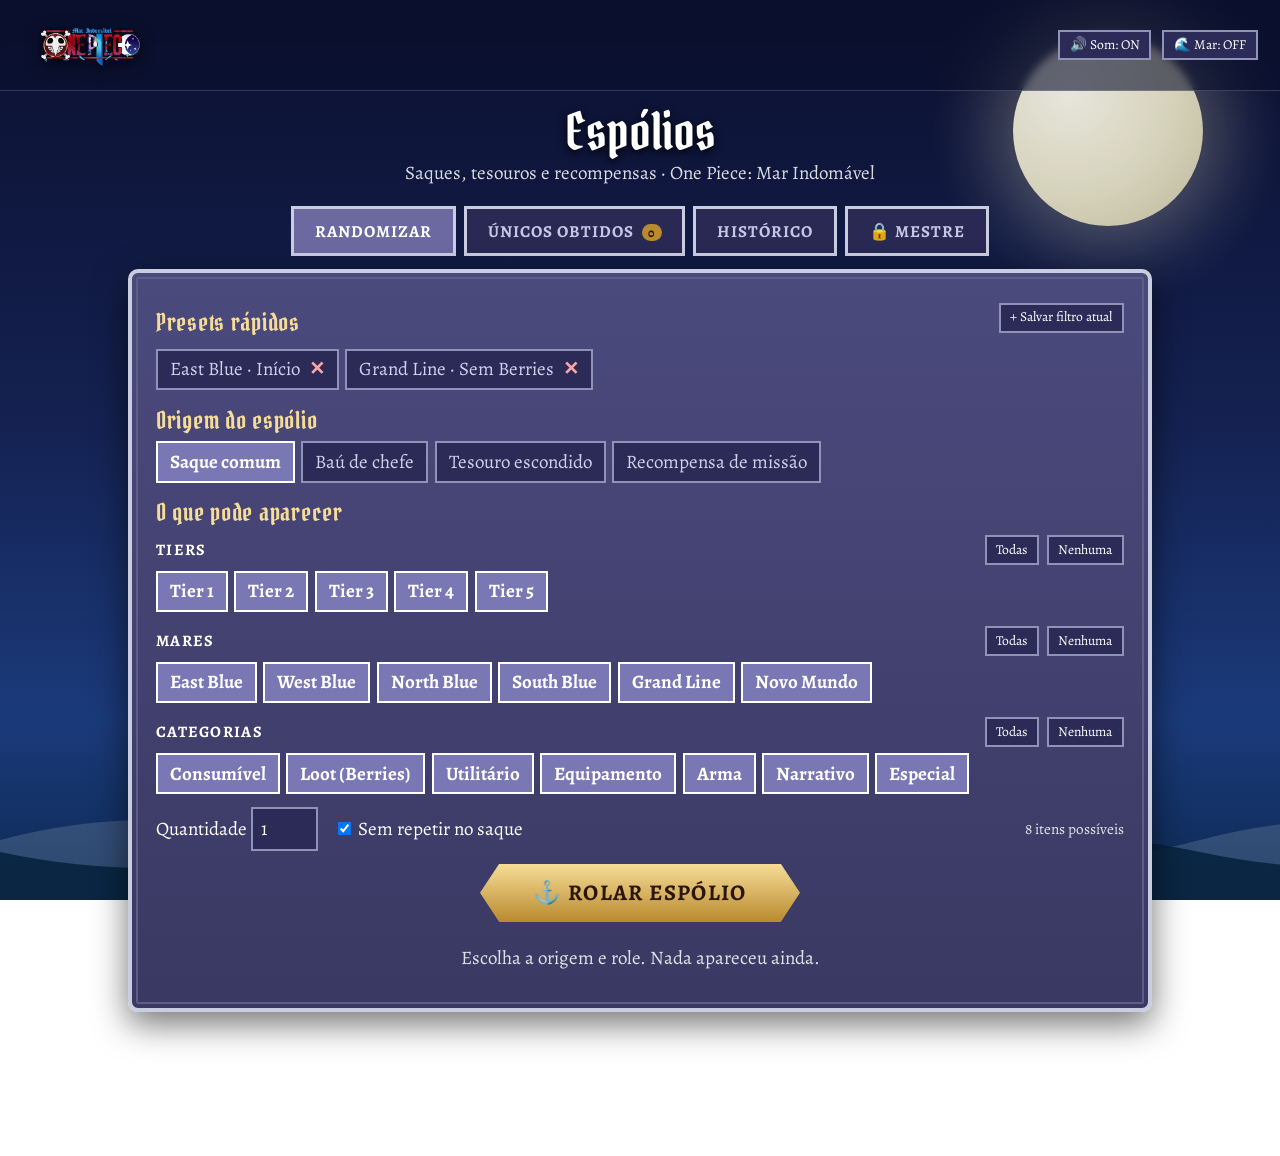
<file: index.html>
<!DOCTYPE html>
<html lang="pt-BR">
<head>
  <meta charset="UTF-8">
  <meta name="viewport" content="width=device-width,initial-scale=1">
  <title>Espólios · One Piece: Mar Indomável</title>
  <link rel="icon" type="image/png" href="Simbolo Rpg2.png">
  <link rel="apple-touch-icon" href="Simbolo Rpg2.png">
  <link href="https://fonts.googleapis.com/css2?family=Alegreya:wght@400;700&family=Pirata+One&display=swap" rel="stylesheet">
  <link rel="stylesheet" href="style.css">
</head>
<body>
  <div class="lua" aria-hidden="true"></div>
  <div class="ondas" aria-hidden="true"><i></i><i></i></div>

  <div class="topo-bar">
    <a class="lobby-link" href="https://guhstnart.github.io/mar-indomavel-rpg/index.html" aria-label="Voltar ao Lobby">
      <img src="Logo-One Piece-Mar-Indomável2.png" alt="One Piece: Mar Indomável">
      <span class="lobby-tip">← Voltar ao Lobby</span>
    </a>

    <div class="topo-controles">
      <span id="badge-dirty" class="badge-dirty" hidden title="Você fez edições locais que ainda não foram baixadas no data.json">
        ● Alterações não publicadas
        <button type="button" class="mini ok" data-ex="1">Baixar JSON</button>
      </span>
      <button type="button" id="btn-som" class="mini" title="Ativar/Desativar efeitos sonoros">🔊 Som: ON</button>
      <button type="button" id="btn-mar" class="mini" title="Som ambiente de ondas do mar">🌊 Mar: OFF</button>
    </div>
  </div>

  <div id="toast-raro" class="toast-raro" hidden></div>

  <header>
    <h1>Espólios</h1>
    <p>Saques, tesouros e recompensas · One Piece: Mar Indomável</p>
  </header>

  <nav class="abas">
    <button data-aba="rolar" class="on">Randomizar</button>
    <button data-aba="unicos">Únicos Obtidos <span id="cnt-unicos" class="pill">0</span></button>
    <button data-aba="hist">Histórico</button>
    <button data-aba="mestre">🔒 Mestre</button>
  </nav>

  <main class="painel">
    <!-- ABA RANDOMIZAR -->
    <section id="rolar">
      <div class="gh">
        <h2>Presets rápidos</h2>
        <button type="button" class="mini" id="btn-salvar-preset">+ Salvar filtro atual</button>
      </div>
      <div class="chips" id="presets"></div>

      <h2>Origem do espólio</h2>
      <div class="chips" id="ctx"></div>

      <h2>O que pode aparecer</h2>
      <div id="filtros"></div>

      <div class="barra">
        <label>Quantidade <input id="qtd" type="number" min="1" max="20" value="1"></label>
        <label><input id="semrep" type="checkbox" checked> Sem repetir no saque</label>
        <span id="n"></span>
      </div>

      <button id="rolar-btn" class="rolar">⚓ Rolar espólio</button>
      <div id="res-resumo" class="resumo" hidden></div>
      <div id="res"></div>
    </section>

    <!-- ABA ITENS ÚNICOS -->
    <section id="unicos" hidden>
      <div class="barra">
        <h2>Itens Únicos já sorteados na campanha</h2>
        <button type="button" class="mini" id="limpar-unicos">Restaurar todos ao pool</button>
      </div>
      <p class="ajuda">Itens marcados como <b>Único</b> saem de circulação assim que são sorteados, evitando duplicatas na história.</p>
      <div id="unicos-l"></div>
    </section>

    <!-- ABA HISTÓRICO -->
    <section id="hist" hidden>
      <div class="barra">
        <h2>Últimos sorteios</h2>
        <button class="mini" id="limpar-hist">Limpar</button>
      </div>
      <div id="hist-l"></div>
    </section>

    <!-- ABA MESTRE -->
    <section id="mestre" hidden>
      <div class="chips" id="subabas">
        <button data-sub="itens" class="chip on">Itens</button>
        <button data-sub="listas" class="chip">Tiers · Mares · Categorias</button>
        <button data-sub="ctx" class="chip">Origens & Chances</button>
        <button data-sub="dados" class="chip">Publicar & Importar</button>
      </div>
      <div id="mestre-corpo"></div>
    </section>
  </main>

  <!-- MODAL SENHA -->
  <dialog id="senha">
    <form id="sf">
      <h2>Área do Mestre</h2>
      <input id="sp" type="password" placeholder="Senha" autocomplete="off">
      <p id="se" hidden>Senha incorreta.</p>
      <div class="bt">
        <button type="button" id="sc" class="mini">Cancelar</button>
        <button class="mini ok">Entrar</button>
      </div>
    </form>
  </dialog>

  <!-- MODAL EDITAR/CRIAR ITEM -->
  <dialog id="ed">
    <form id="edf">
      <h2 id="edt"></h2>
      <label>Nome do Item<input name="nome" required placeholder="Ex.: 🗡️ Katana Enferrujada"></label>
      <label>Valor em Berries (B$) — opcional (aceita fixo ou faixa, ex.: 500 ou 100-300)
        <input name="valor" placeholder="Ex.: 250 ou 50-150">
      </label>
      <label>Descrição / Efeito (faixas como "30 a 50 Berries" rolam na hora)
        <textarea name="desc" rows="3"></textarea>
      </label>
      <div class="grid-3">
        <label>Tier<select name="tier"></select></label>
        <label>Mar<select name="mar"></select></label>
        <label>Categoria<select name="cat"></select></label>
      </div>
      <label class="check-inline">
        <input type="checkbox" name="unico">
        <span><b>Item Único</b> (sai da tabela após ser sorteado na campanha)</span>
      </label>
      <div class="bt">
        <button type="button" id="edc" class="mini">Cancelar</button>
        <button class="mini ok">Salvar</button>
      </div>
    </form>
  </dialog>

  <script src="app.js"></script>
</body>
</html>
</file>
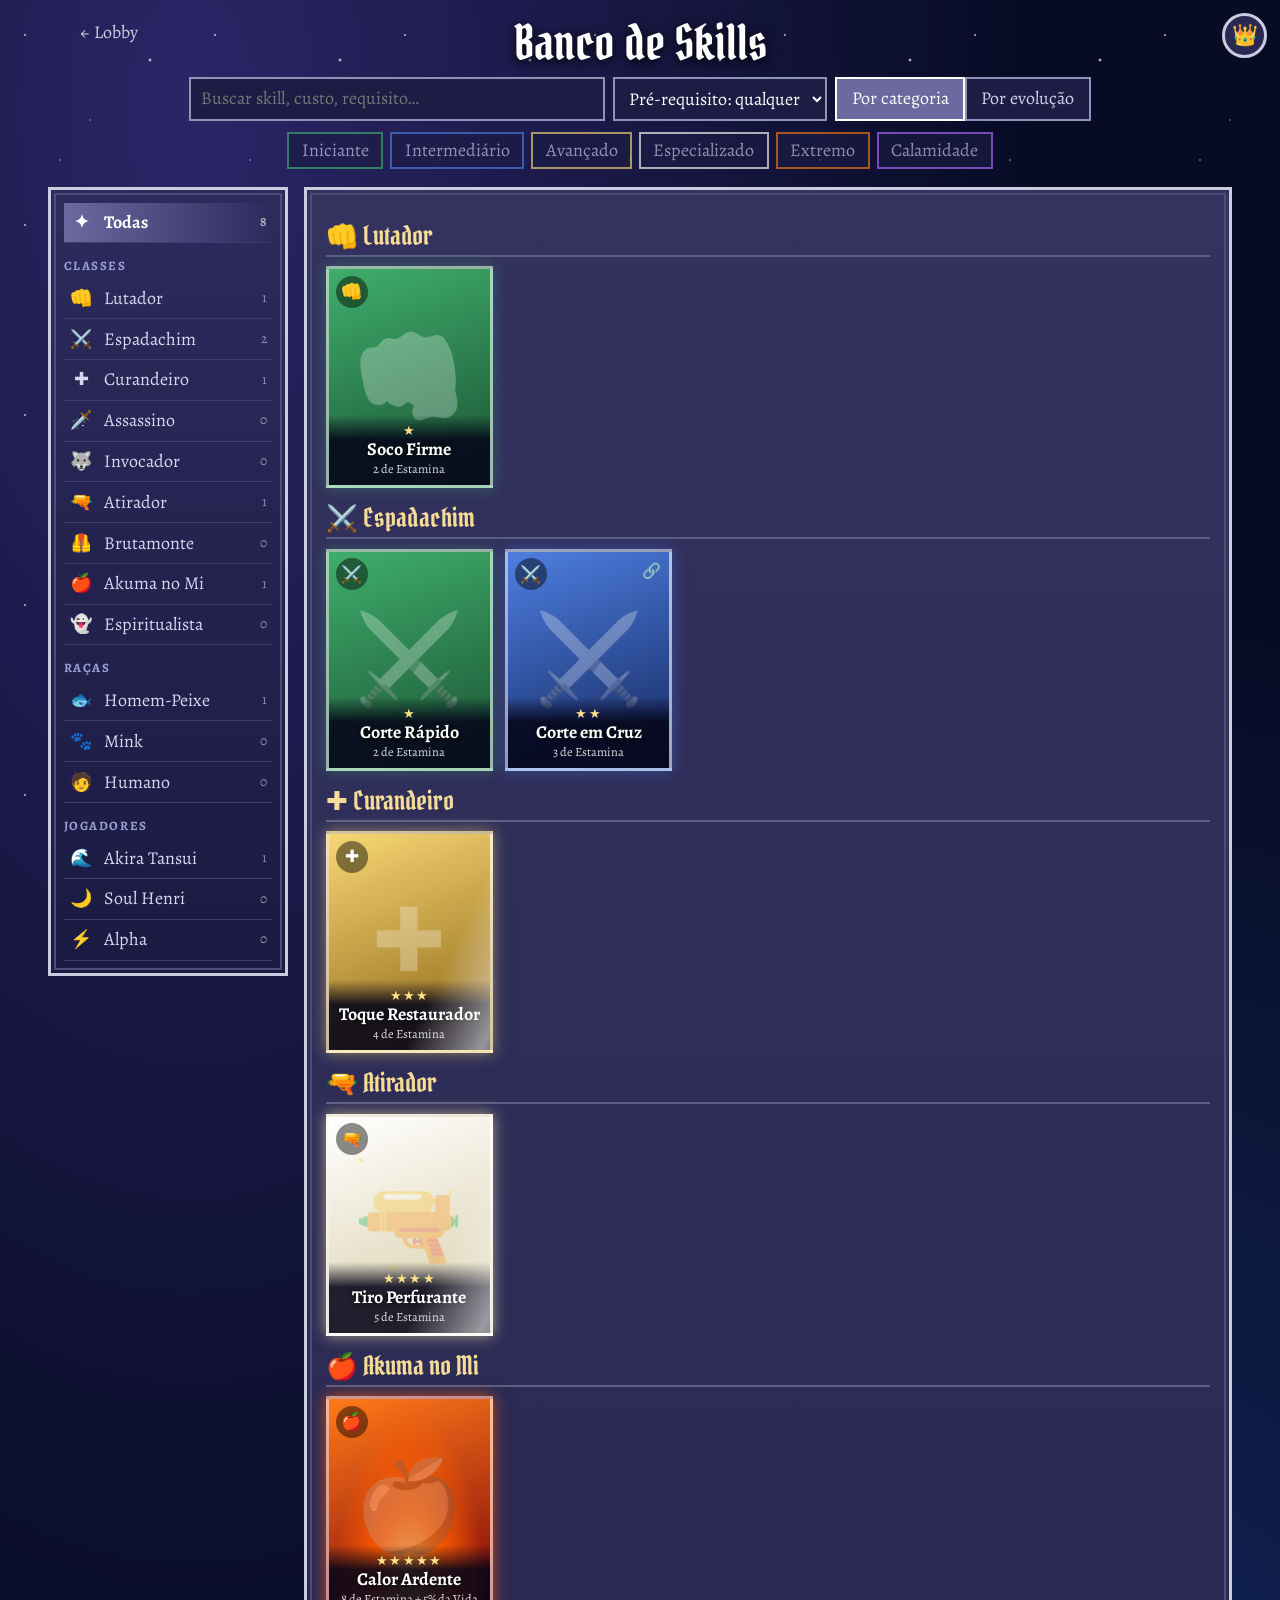
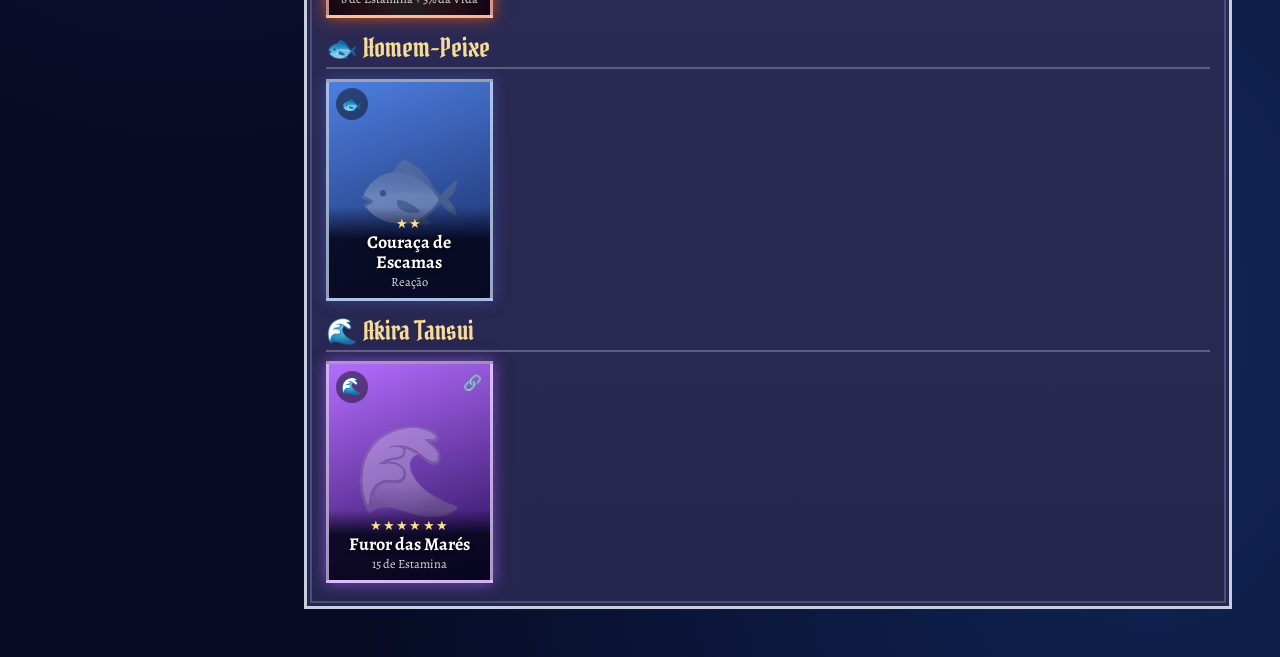
<file: skills.html>
<!DOCTYPE html>
<html lang="pt-BR"><head><meta charset="UTF-8"><meta name="viewport" content="width=device-width,initial-scale=1">
<title>Banco de Skills · Mar Indomável RPG</title>
<link rel="icon" type="image/png" href="SimboloRpg2.png">
<link href="https://fonts.googleapis.com/css2?family=Alegreya:wght@400;700&family=Pirata+One&display=swap" rel="stylesheet">
<link rel="stylesheet" href="skills.css"></head><body>
<div class="estrelas" aria-hidden="true"></div>
<button id="coroa" title="Modo Mestre">👑</button>
<header><a href="index.html" class="voltar">← Lobby</a><h1>Banco de Skills</h1>
 <div class="bar"><input id="q" type="search" placeholder="Buscar skill, custo, requisito…" aria-label="Buscar">
 <select id="pre"><option value="">Pré-requisito: qualquer</option><option value="sem">Sem pré-requisito</option><option value="com">Com pré-requisito</option></select>
 <div class="vis"><button data-vis="cat" class="on">Por categoria</button><button data-vis="evo">Por evolução</button></div></div>
 <div id="niveis" class="chips"></div></header>
<div class="layout"><aside id="lat"></aside><main>
 <div id="mtool" hidden><button class="mini ok" id="nova">+ Nova skill</button><button class="mini" id="ncat">+ Categoria</button><button class="mini" id="exp">⬇ Baixar skills.json</button><button class="mini" id="zera">↺ Descartar edições locais</button><small>Modo Mestre: edições ficam neste navegador até você publicar o skills.json.</small></div>
 <div id="lista"></div></main></div>
<dialog id="senha"><form id="sf"><h2>Modo Mestre</h2><input id="sp" type="password" placeholder="Senha" autocomplete="off"><p id="se" hidden>Senha incorreta.</p><div class="bt"><button type="button" id="sc" class="mini">Cancelar</button><button class="mini ok">Entrar</button></div></form></dialog>
<dialog id="det"><div class="det"><div id="detc"></div><div id="dett"></div></div></dialog>
<dialog id="ed"><form id="edf"><h2 id="edt"></h2><label>Nome<input name="nome" required></label><label>Categoria<select name="cat"></select></label><label>Nível<select name="nivel"></select></label><label>Custo (texto livre: Estamina, Vida…)<input name="custo" placeholder="Ex.: 3 de Estamina"></label><label>Como desbloquear<input name="req" placeholder="Ex.: Aprender com um Mestre"></label><label>Pré-requisitos (Ctrl para vários)<select name="prereq" multiple size="5"></select></label><label>Descrição<textarea name="desc" rows="5"></textarea></label><div class="bt"><button type="button" id="edc" class="mini">Cancelar</button><button class="mini ok">Salvar</button></div></form></dialog>
<script src="skills.js"></script></body></html>
</file>
<file: style.css>
*{box-sizing:border-box}
body{margin:0;min-height:100vh;color:#fff;font:19px/1.5 "Alegreya",Georgia,serif;background:linear-gradient(180deg,#0b1030,#14204f 45%,#1b3a7a 80%,#0c2a52) fixed;overflow-x:hidden}
.lua{position:fixed;top:4vh;right:6vw;width:min(22vw,190px);aspect-ratio:1;border-radius:50%;background:radial-gradient(circle at 30% 30%,#fffdf0,#ece7c9 55%,#cfc9a4);box-shadow:0 0 70px 24px rgba(255,248,210,.3);opacity:.9;pointer-events:none}
.ondas{position:fixed;left:0;right:0;bottom:0;height:120px;pointer-events:none}
.ondas i{position:absolute;inset:0;background:repeat-x;background-size:1200px 100%;animation:o 14s linear infinite}
.ondas i:first-child{background-image:url("data:image/svg+xml,%3Csvg xmlns='http://www.w3.org/2000/svg' viewBox='0 0 1200 120' preserveAspectRatio='none'%3E%3Cpath d='M0 60Q150 20 300 60T600 60T900 60T1200 60V120H0Z' fill='%23fff' fill-opacity='.14'/%3E%3C/svg%3E")}
.ondas i:last-child{top:24px;animation-duration:9s;animation-direction:reverse;background-image:url("data:image/svg+xml,%3Csvg xmlns='http://www.w3.org/2000/svg' viewBox='0 0 1200 120' preserveAspectRatio='none'%3E%3Cpath d='M0 60Q150 100 300 60T600 60T900 60T1200 60V120H0Z' fill='%2305213c' fill-opacity='.85'/%3E%3C/svg%3E")}
@keyframes o{to{background-position-x:1200px}}

/* Barra superior com Logo ampliada + Tooltip deslizando de baixo */
.topo-bar{position:relative;z-index:10;display:flex;justify-content:space-between;align-items:center;flex-wrap:wrap;gap:.6rem;padding:.55rem 1.4rem;background:rgba(10,16,44,.6);border-bottom:1px solid rgba(201,205,224,.22);backdrop-filter:blur(4px)}
.lobby-link{position:relative;display:inline-flex;flex-direction:column;align-items:center;text-decoration:none;cursor:pointer;padding:.15rem .3rem;border-radius:8px}
.lobby-link img{height:68px;width:auto;display:block;filter:drop-shadow(0 3px 8px rgba(0,0,0,.75));transition:transform .24s cubic-bezier(.22,1.25,.36,1),filter .24s ease}
.lobby-link:hover img,.lobby-link:focus-visible img{transform:scale(1.07) translateY(-2px);filter:drop-shadow(0 6px 14px rgba(246,220,150,.55)) brightness(1.08)}
.lobby-link:active img{transform:scale(.97)}

.lobby-tip{position:absolute;top:100%;left:50%;transform:translate(-50%,-8px) scale(.92);opacity:0;pointer-events:none;white-space:nowrap;background:#1a1938;border:2px solid #f6dc96;color:#f6dc96;font-size:.82rem;font-weight:700;letter-spacing:.04em;padding:.22rem .75rem;border-radius:99px;box-shadow:0 6px 16px rgba(0,0,0,.65);transition:opacity .22s ease,transform .24s cubic-bezier(.22,1.2,.36,1);z-index:20}
.lobby-tip::before{content:"";position:absolute;bottom:100%;left:50%;transform:translateX(-50%);border:6px solid transparent;border-bottom-color:#f6dc96}
.lobby-link:hover .lobby-tip,.lobby-link:focus-visible .lobby-tip{opacity:1;transform:translate(-50%,6px) scale(1)}

.topo-controles{display:flex;align-items:center;gap:.45rem;flex-wrap:wrap}

.badge-dirty{display:inline-flex;align-items:center;gap:.45rem;background:#4a2511;border:2px solid #fbbf24;color:#fde68a;font-size:.85rem;font-weight:700;padding:.15rem .55rem;border-radius:4px;animation:pulso 2s infinite}
@keyframes pulso{0%,100%{box-shadow:0 0 0 0 rgba(251,191,36,.4)}50%{box-shadow:0 0 0 6px rgba(251,191,36,0)}}

/* Toast / Aviso de Item Lendário ou Único */
.toast-raro{position:fixed;top:1.1rem;left:50%;transform:translateX(-50%);z-index:99;background:linear-gradient(135deg,#2b1c4d,#432818);border:2px solid #fbbf24;color:#fef08a;font:700 1.05rem "Alegreya",serif;padding:.55rem 1.3rem;border-radius:10px;box-shadow:0 10px 30px rgba(0,0,0,.75),0 0 22px rgba(251,191,36,.45);text-align:center;animation:toastIn .35s cubic-bezier(.22,1.25,.36,1) both}
@keyframes toastIn{0%{opacity:0;transform:translate(-50%,-18px) scale(.9)}100%{opacity:1;transform:translate(-50%,0) scale(1)}}

header,.abas,main{position:relative;z-index:1}
header{text-align:center;padding:.8rem 1rem .4rem}
h1{font:3.2rem/1 "Pirata One",serif;margin:.1rem 0;text-shadow:0 3px 10px #000}
header p{margin:0;opacity:.85}
h2{font:1.5rem/1.1 "Pirata One",serif;color:#f6dc96;margin:1.1rem 0 .45rem;letter-spacing:.03em}
h3{margin:0;font-size:1rem;text-transform:uppercase;letter-spacing:.08em}

.abas{display:flex;justify-content:center;gap:.5rem;flex-wrap:wrap;margin:.8rem 0}
.abas button{background:#2a2954;border:3px solid #c9cde0;color:#c4c8e6;font:700 1.05rem "Alegreya";text-transform:uppercase;letter-spacing:.06em;padding:.65rem 1.3rem;cursor:pointer;transition:background .15s}
.abas .on{background:#6b69a0;color:#fff}
.pill{background:#b98a2e;color:#2a1608;font-size:.8rem;padding:0 .4rem;border-radius:99px;margin-left:.25rem}

.painel{max-width:64rem;margin:0 auto 9rem;padding:1.2rem 1.5rem 1.6rem;background:linear-gradient(#4b4a7d,#3a3963);border:4px solid #c9cde0;outline:2px solid #5b5f84;outline-offset:-10px;border-radius:10px;box-shadow:0 12px 34px rgba(0,0,0,.55)}
[hidden]{display:none!important}

.chips{display:flex;flex-wrap:wrap;gap:.4rem}
.chip{display:inline-flex;align-items:center;gap:.3rem;background:#2c2b57;border:2px solid #8f93b8;color:#cfd2ec;font:inherit;padding:.28rem .75rem;cursor:pointer;transition:border-color .12s,background .12s}
.chip.on{background:#7a78b4;border-color:#fff;color:#fff;font-weight:700}
.grp{margin-bottom:.8rem}
.gh{display:flex;justify-content:space-between;align-items:center;margin-bottom:.35rem;gap:.5rem}

.mini{background:#2c2b57;border:2px solid #8f93b8;color:#fff;font:inherit;font-size:.85rem;padding:.18rem .6rem;cursor:pointer;margin-left:.25rem;transition:border-color .12s,transform .1s}
.mini:hover,.chip:hover{border-color:#fff}
.mini:active{transform:scale(.97)}
.ok{background:#b98a2e;border-color:#f6dc96;color:#2a1608;font-weight:700}

.barra{display:flex;align-items:center;gap:1rem;flex-wrap:wrap;margin:.6rem 0}
.barra input[type=number]{width:4.2rem}
#n{opacity:.85;margin-left:auto;font-size:.95rem}
input,select,textarea{font:inherit;color:#fff;background:#2c2b57;border:2px solid #8f93b8;padding:.35rem .5rem;max-width:100%}

.rolar{display:block;margin:.8rem auto;min-width:min(100%,20rem);padding:.85rem 2.4rem;border:0;cursor:pointer;font:700 1.4rem "Alegreya";color:#2a1608;text-transform:uppercase;letter-spacing:.06em;background:linear-gradient(#f6dc96,#b98a2e);clip-path:polygon(0 50%,6% 0,94% 0,100% 50%,94% 100%,6% 100%);transition:filter .15s,transform .12s}
.rolar:hover{filter:brightness(1.12)}
.rolar:active{transform:scale(.98)}
.rolar.rolando{animation:shake .32s ease}
@keyframes shake{0%,100%{transform:translateX(0)}25%{transform:translateX(-4px) rotate(-1deg)}75%{transform:translateX(4px) rotate(1deg)}}

.resumo{text-align:center;margin:.5rem 0 .2rem;padding:.35rem .8rem;background:rgba(24,23,50,.75);border:1px solid #f6dc96;border-radius:6px;color:#f6dc96;font-size:.95rem}

#res{display:grid;grid-template-columns:repeat(auto-fit,minmax(16.5rem,1fr));gap:.85rem;margin-top:.8rem}
.card{position:relative;overflow:hidden;background:#25244a;border:2px solid #c9cde0;border-top:6px solid var(--c);padding:.85rem 1rem;display:flex;flex-direction:column;justify-content:space-between;animation:cartaEntra .28s cubic-bezier(.22,1.15,.36,1) both}
.card.reroll-anim{animation:cartaTroca .26s ease-out both}

/* Destaque brilhante com gradiente na cor do Tier para Tier 5 ou Item Único */
.card.raro{
  border-color:var(--c);
  background:linear-gradient(135deg,#25244a 35%,color-mix(in srgb,var(--c) 26%,#1a1938) 65%,#25244a 95%);
  background-size:220% 220%;
  box-shadow:0 0 18px color-mix(in srgb,var(--c) 55%,transparent),inset 0 0 14px color-mix(in srgb,var(--c) 22%,transparent);
  animation:cartaEntra .32s cubic-bezier(.22,1.15,.36,1) both,brilhoRaro 2.8s ease-in-out infinite;
}
.card.raro::after{
  content:"";
  position:absolute;
  top:-50%;left:-75%;
  width:50%;height:200%;
  background:linear-gradient(120deg,transparent,rgba(255,255,255,.28),transparent);
  transform:rotate(25deg);
  pointer-events:none;
  animation:reflexoRaro 3.2s ease-in-out infinite;
}
@keyframes brilhoRaro{
  0%,100%{background-position:0% 50%;box-shadow:0 0 14px color-mix(in srgb,var(--c) 45%,transparent)}
  50%{background-position:100% 50%;box-shadow:0 0 26px color-mix(in srgb,var(--c) 85%,transparent)}
}
@keyframes reflexoRaro{
  0%,55%{left:-75%}
  100%{left:140%}
}

@keyframes cartaEntra{
  0%{opacity:0;transform:translateY(10px) scale(.95)}
  100%{opacity:1;transform:translateY(0) scale(1)}
}
@keyframes cartaTroca{
  0%{opacity:.2;transform:scale(.93)}
  100%{opacity:1;transform:scale(1)}
}
.card-topo{display:flex;justify-content:space-between;align-items:flex-start;gap:.4rem}
.card b{font-size:1.15rem;line-height:1.25}
.tags{display:flex;gap:.35rem;flex-wrap:wrap;margin:.35rem 0;font-size:.78rem;text-transform:uppercase;letter-spacing:.05em}
.tags span{border:1px solid #8f93b8;padding:0 .4rem}
.tags .t{background:var(--c);color:#111;border-color:var(--c);font-weight:700}
.tags .b-val{background:#3d2b0b;border-color:#f6dc96;color:#f6dc96;font-weight:700}
.tags .u-tag{background:#4c1d95;border-color:#c084fc;color:#f3e8ff;font-weight:700}
.card p{margin:.35rem 0 .6rem;color:#e2e4f6;font-size:.98rem}
.card-acoes{display:flex;gap:.35rem;flex-wrap:wrap;margin-top:auto}
.card-acoes .mini{margin-left:0}
.vazio{grid-column:1/-1;text-align:center;opacity:.85;padding:.6rem 0}

.h{border-bottom:1px solid #6b6f98;padding:.55rem 0;display:flex;justify-content:space-between;align-items:center;gap:.6rem;flex-wrap:wrap}
.h small{opacity:.75}
.ajuda{font-size:.95rem;opacity:.85;margin-top:0}

table{width:100%;border-collapse:collapse;font-size:.92rem}
th,td{border:1px solid #6b6f98;padding:.35rem .5rem;text-align:left;vertical-align:middle}
th{background:#2c2b57;position:sticky;top:0}
.tg{color:var(--c);font-weight:700}
.w{overflow-x:auto;max-height:60vh}
td input[type=number]{width:4.4rem}
.cfg-mini{font-size:.82rem;color:#cfd2ec}

dialog{background:#34325c;color:#fff;border:4px solid #c9cde0;padding:1.2rem;max-width:min(36rem,94vw)}
dialog::backdrop{background:rgba(5,10,30,.75)}
dialog form{display:grid;gap:.65rem}
dialog label{display:grid;gap:.2rem;font-size:.95rem}
.grid-3{display:grid;grid-template-columns:repeat(auto-fit,minmax(9rem,1fr));gap:.5rem}
.check-inline{display:flex!important;align-items:center;gap:.5rem;cursor:pointer}
.bt{display:flex;justify-content:flex-end;gap:.4rem;margin-top:.3rem}
textarea.g{width:100%;height:10rem}
.x{cursor:pointer;margin-left:.25rem;color:#fca5a5;font-weight:700}

@media(max-width:600px){
  h1{font-size:2.4rem}
  .painel{padding:1rem .8rem}
  .lobby-link img{height:54px}
}
</file>
<file: skills.css>
*{box-sizing:border-box}body{margin:0;min-height:100vh;color:#fff;font:18px/1.5 "Alegreya",Georgia,serif;background:radial-gradient(ellipse at 15% 5%,rgba(100,80,210,.38),transparent 55%),radial-gradient(ellipse at 90% 85%,rgba(40,100,210,.3),transparent 50%),#070b24;overflow-x:hidden}
.estrelas{position:fixed;inset:0;pointer-events:none;background:radial-gradient(1.5px 1.5px at 25px 35px,#fff,transparent),radial-gradient(1px 1px at 90px 120px,#cfe0ff,transparent),radial-gradient(2px 2px at 150px 60px,#fff,transparent),radial-gradient(1px 1px at 60px 160px,#fff,transparent);background-size:190px 190px;animation:tw 5s ease-in-out infinite alternate}
@keyframes tw{from{opacity:.45}to{opacity:1}}
header,.layout{position:relative;z-index:1}header{text-align:center;padding:1rem 1rem .4rem;max-width:72rem;margin:0 auto}
h1{font:3rem/1 "Pirata One",serif;margin:.2rem 0 .6rem;text-shadow:0 3px 12px #000}.voltar{position:absolute;left:1rem;top:1.2rem;color:#c9cde0;text-decoration:none}
#coroa{position:fixed;top:.8rem;right:.8rem;z-index:20;width:2.8rem;height:2.8rem;border-radius:50%;border:3px solid #c9cde0;background:#2a2954;font-size:1.3rem;cursor:pointer}#coroa.on{background:#b98a2e;border-color:#f6dc96;box-shadow:0 0 18px #f6dc96}
.bar{display:flex;gap:.5rem;flex-wrap:wrap;justify-content:center}input,select,textarea{font:inherit;color:#fff;background:#1d1c45;border:2px solid #8f93b8;padding:.4rem .6rem;max-width:100%}#q{flex:1;min-width:14rem;max-width:26rem}
.vis{display:flex}.vis button,.mini,.chip,.nv{font:inherit;cursor:pointer;color:#cfd2ec;background:#1d1c45;border:2px solid #8f93b8;padding:.35rem .9rem}.vis button.on{background:#6b69a0;color:#fff;border-color:#fff}
.mini{padding:.15rem .7rem;font-size:.9rem;color:#fff}.ok{background:#b98a2e;border-color:#f6dc96;color:#2a1608;font-weight:700}.chips{display:flex;flex-wrap:wrap;gap:.4rem;justify-content:center;margin:.7rem 0}
.nv{padding:.2rem .8rem;border-color:var(--a);opacity:.65}.nv.on{opacity:1;background:linear-gradient(var(--a),var(--b));color:#fff;font-weight:700}
.layout{display:grid;grid-template-columns:15rem 1fr;gap:1rem;max-width:76rem;margin:0 auto;padding:0 1rem 3rem}
aside{background:linear-gradient(#2c2b5c,#1b1a42);border:3px solid #c9cde0;outline:2px solid #4b4f78;outline-offset:-8px;padding:.8rem;align-self:start;position:sticky;top:.8rem}
aside h4{margin:.8rem 0 .2rem;font-size:.8rem;text-transform:uppercase;letter-spacing:.12em;color:#9aa0d0}.cat{display:flex;align-items:center;gap:.6rem;width:100%;background:none;border:0;border-bottom:1px solid #3b3f6b;color:#d4d7ee;font:inherit;padding:.4rem .3rem;cursor:pointer;text-align:left}
.cat span{width:1.6rem;text-align:center}.cat i{margin-left:auto;font-style:normal;opacity:.6;font-size:.85rem}.cat:hover{background:rgba(255,255,255,.06)}.cat.on{background:linear-gradient(90deg,#6b69a0,transparent);color:#fff;font-weight:700}
main{background:linear-gradient(#34335f,#27264f);border:3px solid #c9cde0;outline:2px solid #4b4f78;outline-offset:-8px;padding:1rem 1.2rem 1.4rem;min-height:60vh}
h2{font:1.6rem/1.1 "Pirata One",serif;color:#f6dc96;margin:1rem 0 .6rem;padding-bottom:.3rem;border-bottom:2px solid #5b5f84}h2[class*=n-]{color:var(--a)}
#mtool{display:flex;gap:.5rem;flex-wrap:wrap;align-items:center;background:#4a3a12;border:2px solid #f6dc96;padding:.5rem;margin-bottom:.6rem}#mtool[hidden]{display:none}
.grade{display:grid;grid-template-columns:repeat(auto-fill,minmax(150px,1fr));gap:.8rem}
.sk{--a:#fff;position:relative;aspect-ratio:3/4;min-height:200px;overflow:hidden;cursor:pointer;border:3px solid rgba(255,255,255,.55);background:linear-gradient(160deg,var(--a),var(--b));transition:transform .15s,box-shadow .15s;box-shadow:0 0 14px var(--g)}.sk:hover{transform:translateY(-4px)}
.sk .grande{position:absolute;inset:0;display:grid;place-items:center;font-size:5.5rem;color:rgba(255,255,255,.28);filter:grayscale(1) brightness(1.6)}
.sk .ic{position:absolute;top:.4rem;left:.4rem;width:2rem;height:2rem;display:grid;place-items:center;border-radius:50%;background:rgba(0,0,0,.45);font-size:1.05rem}.sk .lk{position:absolute;top:.5rem;right:.5rem;font-size:.95rem}
.rod{position:absolute;left:0;right:0;bottom:0;padding:.4rem .5rem;text-align:center;background:linear-gradient(transparent,rgba(5,5,25,.88) 35%)}.rod b{display:block;line-height:1.1;text-shadow:0 1px 4px #000}.rod small{display:block;opacity:.85;font-size:.78rem}.est{display:block;color:#ffe08a;font-size:.8rem;letter-spacing:.1em}
.n-iniciante{--a:#3fae6b;--b:#1b5233;--g:rgba(74,222,128,.25)}
.n-intermediario{--a:#4d7fe0;--b:#15265e;--g:rgba(80,130,255,.35)}
.n-avancado{--a:#f7d774;--b:#8a6212;--g:rgba(247,215,116,.5)}
.n-especializado{--a:#ffffff;--b:#d6cca4;--g:rgba(255,236,160,.6)}
.n-extremo{--a:#ff7a1a;--b:#7a0008;--g:rgba(255,90,0,.7)}
.n-calamidade{--a:#b46dff;--b:#240a52;--g:rgba(170,90,255,.65)}
.sk.n-avancado::after,.sk.n-especializado::after{content:"";position:absolute;inset:0;background:linear-gradient(115deg,transparent 35%,rgba(255,255,255,.55) 50%,transparent 65%);background-size:250% 100%;animation:br 3.2s linear infinite}
@keyframes br{from{background-position:150% 0}to{background-position:-100% 0}}
.sk.n-especializado{background:radial-gradient(circle at 20% 20%,rgba(255,215,100,.7) 0,transparent 3px),radial-gradient(circle at 75% 35%,rgba(255,215,100,.7) 0,transparent 3px),radial-gradient(circle at 40% 70%,rgba(255,215,100,.6) 0,transparent 4px),linear-gradient(160deg,#fff,#d6cca4);animation:sp 2.4s ease-in-out infinite alternate}.sk.n-especializado .grande{color:rgba(150,110,20,.3);filter:none}
@keyframes sp{to{box-shadow:0 0 26px rgba(255,220,120,.9)}}
.sk.n-extremo::before{content:"";position:absolute;inset:0;background:radial-gradient(ellipse at 50% 115%,#ffe27a,#ff5a00 38%,transparent 70%);animation:fl .9s ease-in-out infinite alternate}.sk.n-extremo{animation:ch 1.1s ease-in-out infinite alternate}
@keyframes fl{from{transform:scaleY(.85);opacity:.7}to{transform:scaleY(1.15) translateY(-4%);opacity:1}}@keyframes ch{to{box-shadow:0 0 28px rgba(255,70,0,.95),0 0 8px #ffb347}}
.sk.n-calamidade::before{content:"";position:absolute;inset:0;background:url("data:image/svg+xml,%3Csvg xmlns='http://www.w3.org/2000/svg' viewBox='0 0 100 130' preserveAspectRatio='none'%3E%3Cg fill='none' stroke='%23eadbff' stroke-width='1.3' stroke-linejoin='round'%3E%3Cpolyline points='18,0 28,28 17,32 30,66'/%3E%3Cpolyline points='82,10 72,40 84,44 70,84'/%3E%3Cpolyline points='50,0 46,18 54,22 48,40'/%3E%3C/g%3E%3C/svg%3E") center/100% 100%;opacity:0;animation:rz 4.5s steps(1) infinite}
@keyframes rz{0%,90%,100%{opacity:0}92%{opacity:.8}94%{opacity:.15}96%{opacity:.9}98%{opacity:.3}}.sk.n-calamidade{animation:ca 2.6s ease-in-out infinite alternate}@keyframes ca{to{box-shadow:0 0 28px rgba(190,110,255,.9)}}
.vazio{text-align:center;opacity:.7;padding:2rem}
dialog{background:#2a2958;color:#fff;border:4px solid #c9cde0;padding:1.2rem;max-width:min(40rem,94vw)}dialog::backdrop{background:rgba(3,6,25,.8)}dialog form{display:grid;gap:.6rem}dialog label{display:grid;gap:.2rem}.bt{display:flex;justify-content:flex-end;gap:.4rem;margin-top:.5rem}
.det{display:grid;grid-template-columns:11rem 1fr;gap:1.2rem}.det h2{margin-top:0}.tags{display:flex;gap:.4rem;flex-wrap:wrap;margin-bottom:.5rem}.tg{border:1px solid #8f93b8;padding:0 .5rem;font-size:.85rem;text-transform:uppercase}.tg[class*=n-]{background:linear-gradient(var(--a),var(--b));color:#111;border-color:var(--a);font-weight:700}
.det p{margin:.35rem 0}.desc{background:rgba(0,0,0,.25);padding:.6rem;border-left:3px solid #f6dc96}.det .chip{margin:0 .2rem .2rem 0;padding:.1rem .6rem;font-size:.9rem}
@media(max-width:760px){.layout{grid-template-columns:1fr}aside{position:static}h1{font-size:2.3rem}.det{grid-template-columns:1fr}#detc{max-width:11rem}.voltar{position:static;display:block}}
@media(prefers-reduced-motion:reduce){*{animation:none!important}}
</file>
